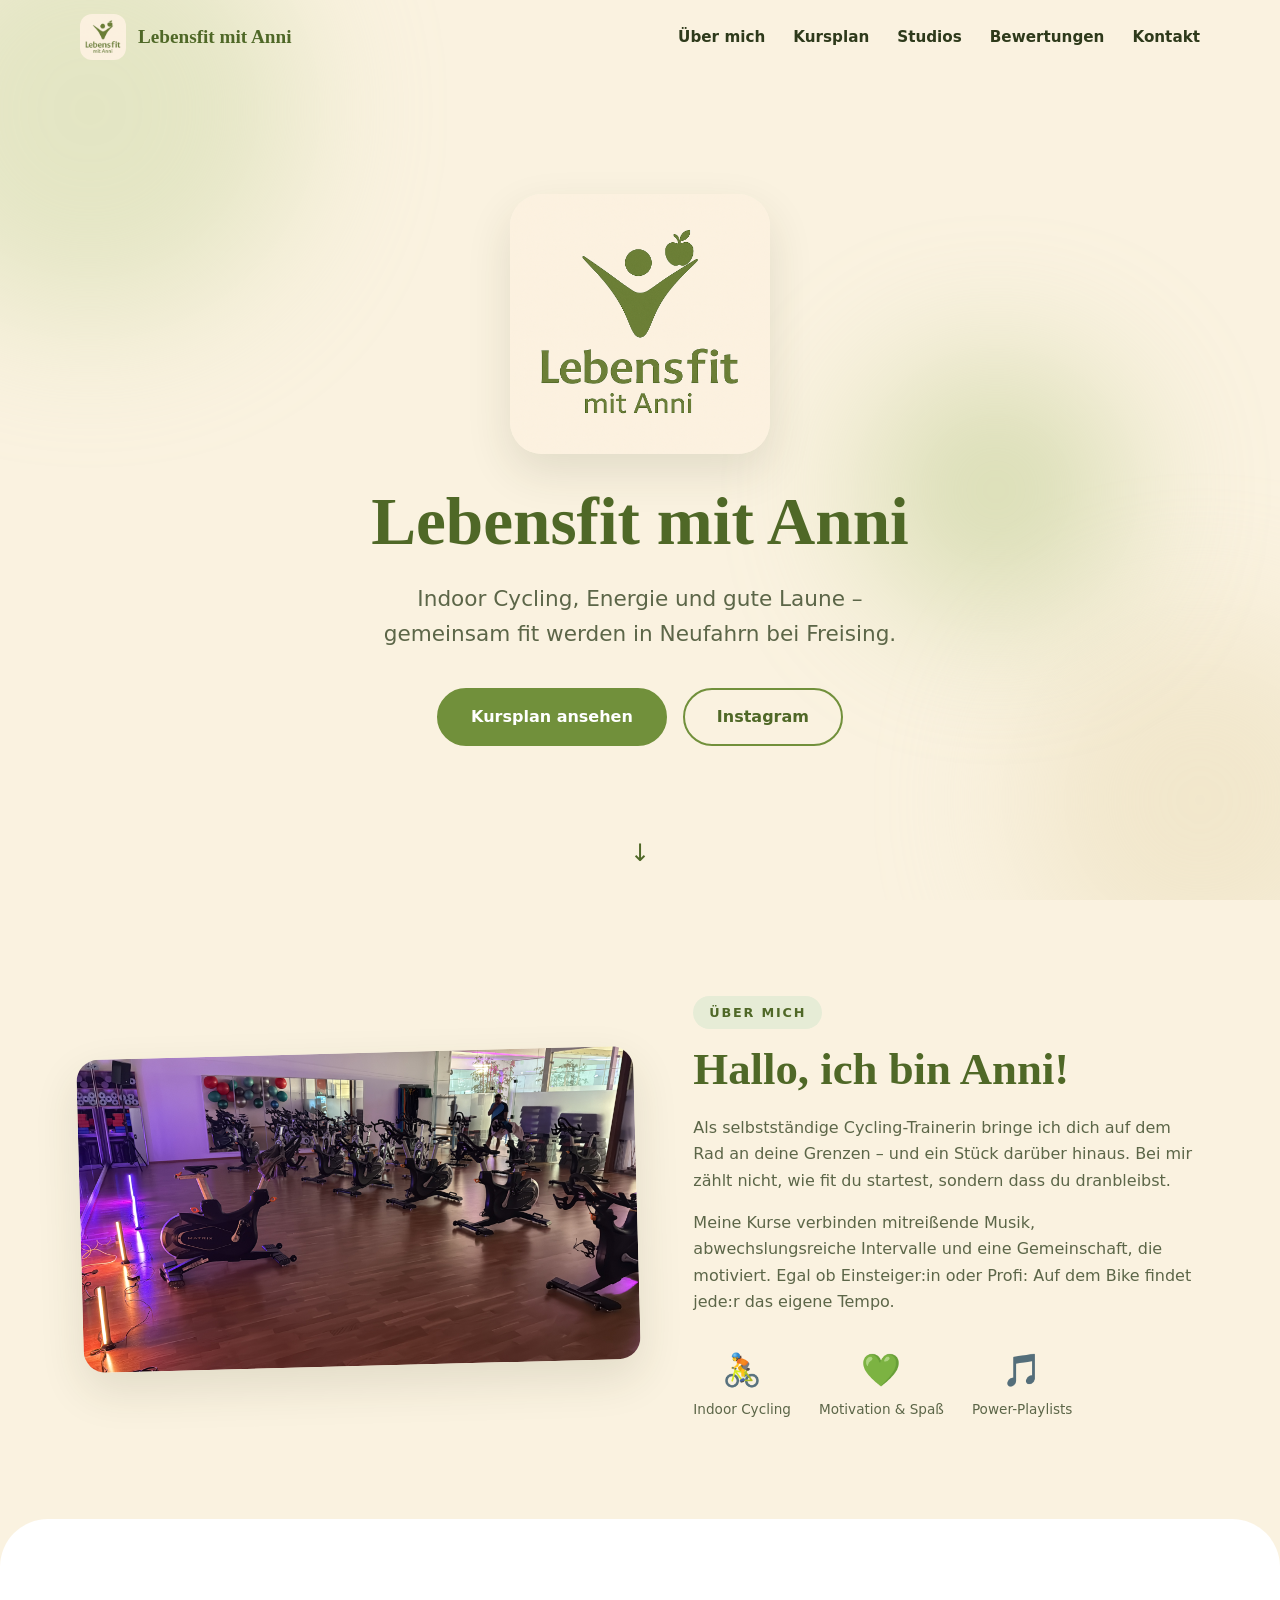
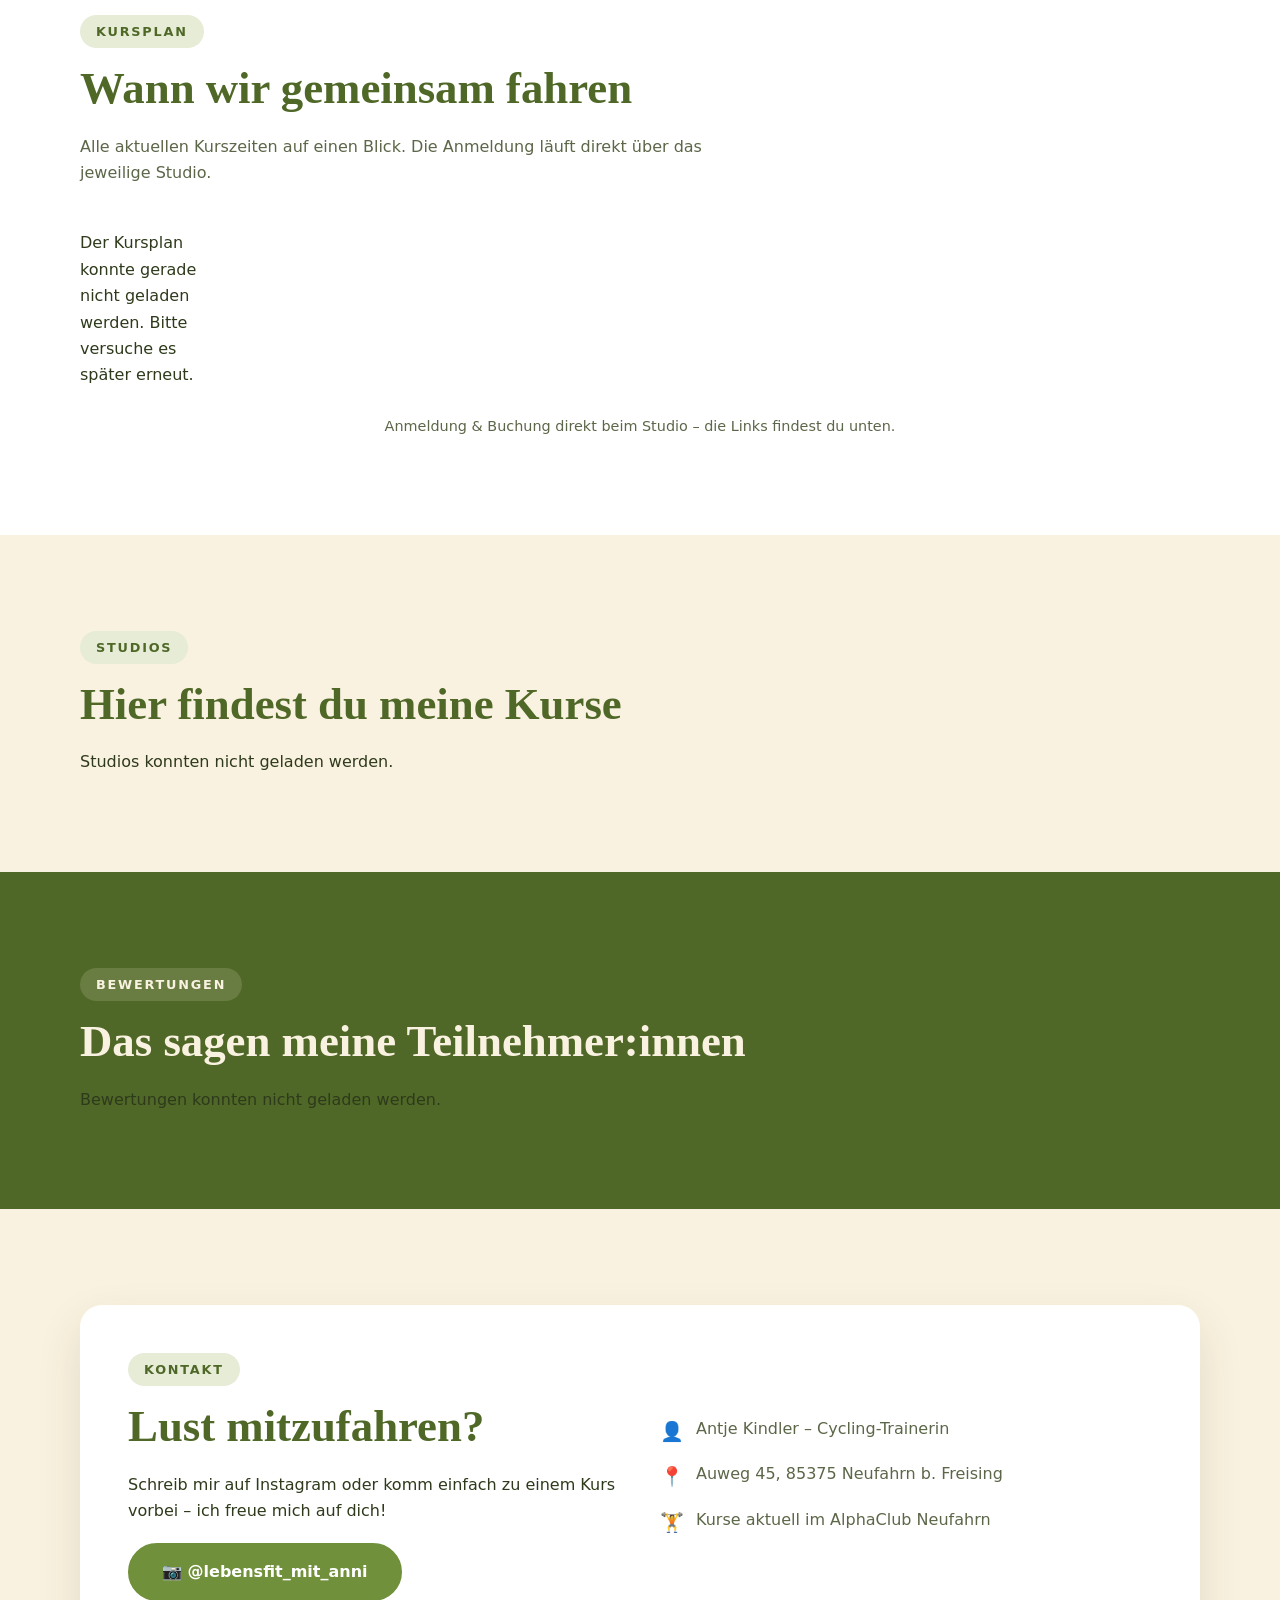
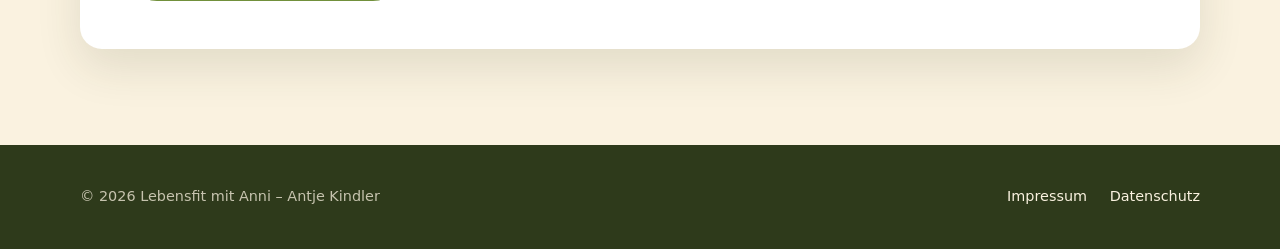
<file: index.html>
<!DOCTYPE html>
<html lang="de">
<head>
  <meta charset="UTF-8" />
  <meta name="viewport" content="width=device-width, initial-scale=1.0" />
  <title>Lebensfit mit Anni – Indoor Cycling in Neufahrn</title>
  <meta name="description" content="Indoor-Cycling-Kurse mit Antje Kindler in Neufahrn bei Freising. Aktuelle Kurszeiten, Studios und Bewertungen." />
  <link rel="icon" type="image/png" href="assets/img/logo.png" />
  <link rel="stylesheet" href="css/style.css" />
</head>
<body>

  <nav class="nav" id="nav">
    <div class="container nav-inner">
      <a class="nav-brand" href="#start">
        <img src="assets/img/logo.png" alt="Lebensfit mit Anni Logo" />
        <span>Lebensfit mit Anni</span>
      </a>
      <button class="nav-toggle" id="navToggle" aria-label="Menü öffnen">☰</button>
      <ul class="nav-links" id="navLinks">
        <li><a href="#ueber">Über mich</a></li>
        <li><a href="#kursplan">Kursplan</a></li>
        <li><a href="#studios">Studios</a></li>
        <li><a href="#bewertungen">Bewertungen</a></li>
        <li><a href="#kontakt">Kontakt</a></li>
      </ul>
    </div>
  </nav>

  <header class="hero" id="start">
    <div class="blob blob-1"></div>
    <div class="blob blob-2"></div>
    <div class="blob blob-3"></div>
    <div class="hero-content container">
      <img class="hero-logo" src="assets/img/logo.png" alt="Lebensfit mit Anni" />
      <h1>Lebensfit mit Anni</h1>
      <p class="hero-sub">Indoor Cycling, Energie und gute Laune – gemeinsam fit werden in Neufahrn bei Freising.</p>
      <div class="hero-actions">
        <a class="btn btn-primary" href="#kursplan">Kursplan ansehen</a>
        <a class="btn btn-ghost" href="https://www.instagram.com/lebensfit_mit_anni/" target="_blank" rel="noopener noreferrer">Instagram</a>
      </div>
    </div>
    <a class="scroll-hint" href="#ueber" aria-label="Nach unten scrollen">↓</a>
  </header>

  <main>
    <section id="ueber">
      <div class="container about-grid">
        <div class="reveal">
          <img class="about-img" src="assets/img/cycling-raum.jpg" alt="Cycling-Raum im AlphaClub Neufahrn" />
        </div>
        <div class="about-text reveal reveal-delay-1">
          <span class="section-tag">Über mich</span>
          <h2 class="section-title">Hallo, ich bin Anni!</h2>
          <p>Als selbstständige Cycling-Trainerin bringe ich dich auf dem Rad an deine Grenzen – und ein Stück darüber hinaus. Bei mir zählt nicht, wie fit du startest, sondern dass du dranbleibst.</p>
          <p>Meine Kurse verbinden mitreißende Musik, abwechslungsreiche Intervalle und eine Gemeinschaft, die motiviert. Egal ob Einsteiger:in oder Profi: Auf dem Bike findet jede:r das eigene Tempo.</p>
          <div class="about-facts">
            <div class="fact"><strong>🚴</strong><span>Indoor Cycling</span></div>
            <div class="fact"><strong>💚</strong><span>Motivation &amp; Spaß</span></div>
            <div class="fact"><strong>🎵</strong><span>Power-Playlists</span></div>
          </div>
        </div>
      </div>
    </section>

    <section class="schedule-section" id="kursplan">
      <div class="container">
        <div class="reveal">
          <span class="section-tag">Kursplan</span>
          <h2 class="section-title">Wann wir gemeinsam fahren</h2>
          <p class="section-intro">Alle aktuellen Kurszeiten auf einen Blick. Die Anmeldung läuft direkt über das jeweilige Studio.</p>
        </div>
        <div class="calendar reveal reveal-delay-1" id="calendar">
          <p>Kursplan wird geladen&nbsp;<span class="spin"></span></p>
        </div>
        <p class="schedule-hint reveal">Anmeldung &amp; Buchung direkt beim Studio – die Links findest du unten.</p>
      </div>
    </section>

    <section id="studios">
      <div class="container">
        <div class="reveal">
          <span class="section-tag">Studios</span>
          <h2 class="section-title">Hier findest du meine Kurse</h2>
        </div>
        <div class="studio-grid reveal reveal-delay-1" id="studioGrid"></div>
      </div>
    </section>

    <section class="reviews-section" id="bewertungen">
      <div class="container">
        <div class="reveal">
          <span class="section-tag">Bewertungen</span>
          <h2 class="section-title">Das sagen meine Teilnehmer:innen</h2>
        </div>
        <div class="review-grid reveal reveal-delay-1" id="reviewGrid"></div>
      </div>
    </section>

    <section id="kontakt">
      <div class="container">
        <div class="contact-card reveal">
          <div>
            <span class="section-tag">Kontakt</span>
            <h2 class="section-title">Lust mitzufahren?</h2>
            <p>Schreib mir auf Instagram oder komm einfach zu einem Kurs vorbei – ich freue mich auf dich!</p>
            <p style="margin-top:18px">
              <a class="btn btn-primary insta-btn" href="https://www.instagram.com/lebensfit_mit_anni/" target="_blank" rel="noopener noreferrer">📷 @lebensfit_mit_anni</a>
            </p>
          </div>
          <ul>
            <li><span class="ico">👤</span> Antje Kindler – Cycling-Trainerin</li>
            <li><span class="ico">📍</span> Auweg 45, 85375 Neufahrn b. Freising</li>
            <li><span class="ico">🏋️</span> Kurse aktuell im AlphaClub Neufahrn</li>
          </ul>
        </div>
      </div>
    </section>
  </main>

  <footer class="footer">
    <div class="container footer-inner">
      <span>© <span id="year"></span> Lebensfit mit Anni – Antje Kindler</span>
      <span>
        <a href="impressum.html">Impressum</a>
        <a href="datenschutz.html">Datenschutz</a>
      </span>
    </div>
  </footer>

  <script src="js/config.js"></script>
  <script src="js/api.js"></script>
  <script src="js/main.js"></script>
</body>
</html>
</file>
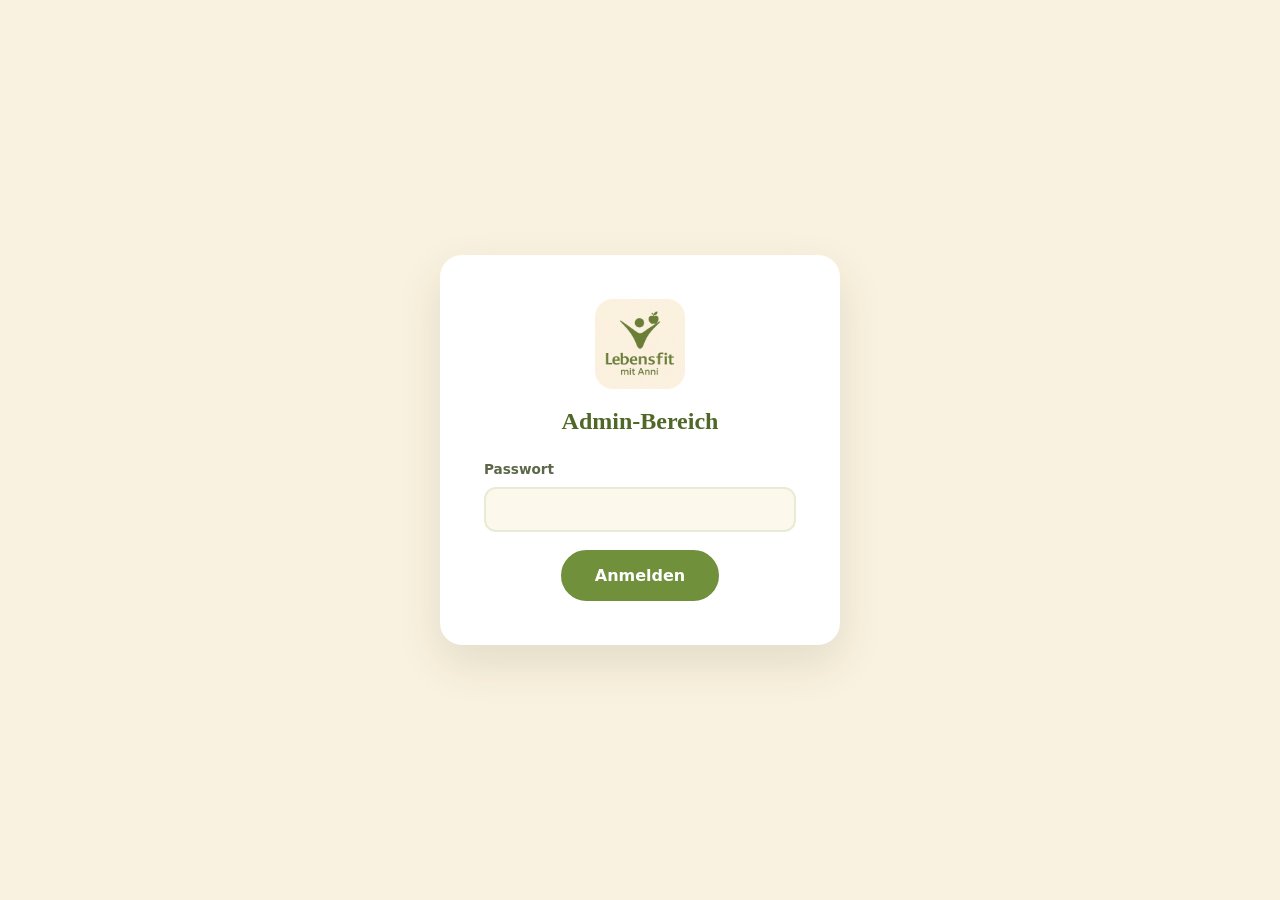
<file: admin/index.html>
<!DOCTYPE html>
<html lang="de">
<head>
  <meta charset="UTF-8" />
  <meta name="viewport" content="width=device-width, initial-scale=1.0" />
  <title>Admin – Lebensfit mit Anni</title>
  <meta name="robots" content="noindex, nofollow" />
  <link rel="icon" type="image/png" href="../assets/img/logo.png" />
  <link rel="stylesheet" href="../css/style.css" />
</head>
<body class="admin-body">

  <!-- Login -->
  <div class="admin-login" id="loginView">
    <form class="admin-login-card" id="loginForm">
      <img src="../assets/img/logo.png" alt="Logo" />
      <h1>Admin-Bereich</h1>
      <div class="admin-msg" id="loginMsg"></div>
      <label class="field" style="text-align:left">
        Passwort
        <input type="password" id="loginPassword" autocomplete="current-password" required />
      </label>
      <div class="admin-actions" style="justify-content:center">
        <button class="btn btn-primary" type="submit" id="loginBtn">Anmelden</button>
      </div>
    </form>
  </div>

  <!-- Dashboard -->
  <div id="dashView" hidden>
    <div class="admin-header">
      <div class="container">
        <strong>Lebensfit mit Anni · Admin</strong>
        <span>
          <a class="btn btn-ghost btn-small" href="../index.html" style="border-color:var(--cream);color:var(--cream)">Zur Website</a>
          <button class="btn btn-ghost btn-small" id="logoutBtn" style="border-color:var(--cream);color:var(--cream)">Abmelden</button>
        </span>
      </div>
    </div>

    <main class="admin-main container">
      <div class="admin-msg" id="dashMsg"></div>

      <div class="admin-tabs">
        <button class="admin-tab active" data-tab="courses">📅 Termine</button>
        <button class="admin-tab" data-tab="reviews">⭐ Bewertungen</button>
        <button class="admin-tab" data-tab="studios">🏋️ Studios</button>
        <button class="admin-tab" data-tab="password">🔑 Passwort</button>
      </div>

      <!-- Termine -->
      <section class="admin-panel active" id="panel-courses">
        <div class="admin-card">
          <h2 id="courseFormTitle">Neuer Termin</h2>
          <form id="courseForm">
            <input type="hidden" id="courseId" />
            <div class="form-grid">
              <label class="field">Kurs-Titel
                <input id="courseTitle" value="Indoor Cycling" required />
              </label>
              <label class="field">Wochentag
                <select id="courseWeekday" required></select>
              </label>
              <label class="field">Uhrzeit
                <input type="time" id="courseTime" required />
              </label>
              <label class="field">Dauer (Minuten)
                <input type="number" id="courseDuration" value="60" min="10" max="240" required />
              </label>
              <label class="field">Studio
                <select id="courseStudio"></select>
              </label>
              <label class="field">Notiz (optional)
                <input id="courseNote" placeholder="z. B. Anmeldung erforderlich" />
              </label>
              <label class="field">Status
                <select id="courseActive">
                  <option value="true">Aktiv (sichtbar)</option>
                  <option value="false">Pausiert (versteckt)</option>
                </select>
              </label>
            </div>
            <div class="admin-actions">
              <button class="btn btn-primary btn-small" type="submit">Speichern</button>
              <button class="btn btn-ghost btn-small" type="button" id="courseReset">Formular leeren</button>
            </div>
          </form>
        </div>
        <div class="admin-card">
          <h2>Bestehende Termine</h2>
          <div class="admin-list" id="courseList"></div>
        </div>
      </section>

      <!-- Bewertungen -->
      <section class="admin-panel" id="panel-reviews">
        <div class="admin-card">
          <h2 id="reviewFormTitle">Neue Bewertung</h2>
          <form id="reviewForm">
            <input type="hidden" id="reviewId" />
            <div class="form-grid">
              <label class="field">Name
                <input id="reviewAuthor" required />
              </label>
              <label class="field">Sterne (1–5)
                <select id="reviewRating">
                  <option value="5">★★★★★</option>
                  <option value="4">★★★★☆</option>
                  <option value="3">★★★☆☆</option>
                  <option value="2">★★☆☆☆</option>
                  <option value="1">★☆☆☆☆</option>
                </select>
              </label>
              <label class="field">Sichtbarkeit
                <select id="reviewPublished">
                  <option value="true">Veröffentlicht</option>
                  <option value="false">Versteckt</option>
                </select>
              </label>
              <label class="field full">Bewertungstext
                <textarea id="reviewText" required></textarea>
              </label>
            </div>
            <div class="admin-actions">
              <button class="btn btn-primary btn-small" type="submit">Speichern</button>
              <button class="btn btn-ghost btn-small" type="button" id="reviewReset">Formular leeren</button>
            </div>
          </form>
        </div>
        <div class="admin-card">
          <h2>Bestehende Bewertungen</h2>
          <div class="admin-list" id="reviewList"></div>
        </div>
      </section>

      <!-- Studios -->
      <section class="admin-panel" id="panel-studios">
        <div class="admin-card">
          <h2 id="studioFormTitle">Neues Studio</h2>
          <form id="studioForm">
            <input type="hidden" id="studioId" />
            <div class="form-grid">
              <label class="field">Name
                <input id="studioName" required />
              </label>
              <label class="field">Adresse
                <input id="studioAddress" />
              </label>
              <label class="field">Website (https://…)
                <input type="url" id="studioWebsite" placeholder="https://" />
              </label>
            </div>
            <div class="admin-actions">
              <button class="btn btn-primary btn-small" type="submit">Speichern</button>
              <button class="btn btn-ghost btn-small" type="button" id="studioReset">Formular leeren</button>
            </div>
          </form>
        </div>
        <div class="admin-card">
          <h2>Bestehende Studios</h2>
          <div class="admin-list" id="studioList"></div>
        </div>
      </section>

      <!-- Passwort -->
      <section class="admin-panel" id="panel-password">
        <div class="admin-card">
          <h2>Admin-Passwort ändern</h2>
          <form id="passwordForm">
            <div class="form-grid">
              <label class="field">Aktuelles Passwort
                <input type="password" id="pwOld" autocomplete="current-password" required />
              </label>
              <label class="field">Neues Passwort (min. 8 Zeichen)
                <input type="password" id="pwNew" minlength="8" autocomplete="new-password" required />
              </label>
              <label class="field">Neues Passwort wiederholen
                <input type="password" id="pwNew2" minlength="8" autocomplete="new-password" required />
              </label>
            </div>
            <div class="admin-actions">
              <button class="btn btn-primary btn-small" type="submit">Passwort ändern</button>
            </div>
          </form>
        </div>
      </section>
    </main>
  </div>

  <script src="../js/config.js"></script>
  <script src="../js/api.js"></script>
  <script src="../js/admin.js"></script>
</body>
</html>
</file>
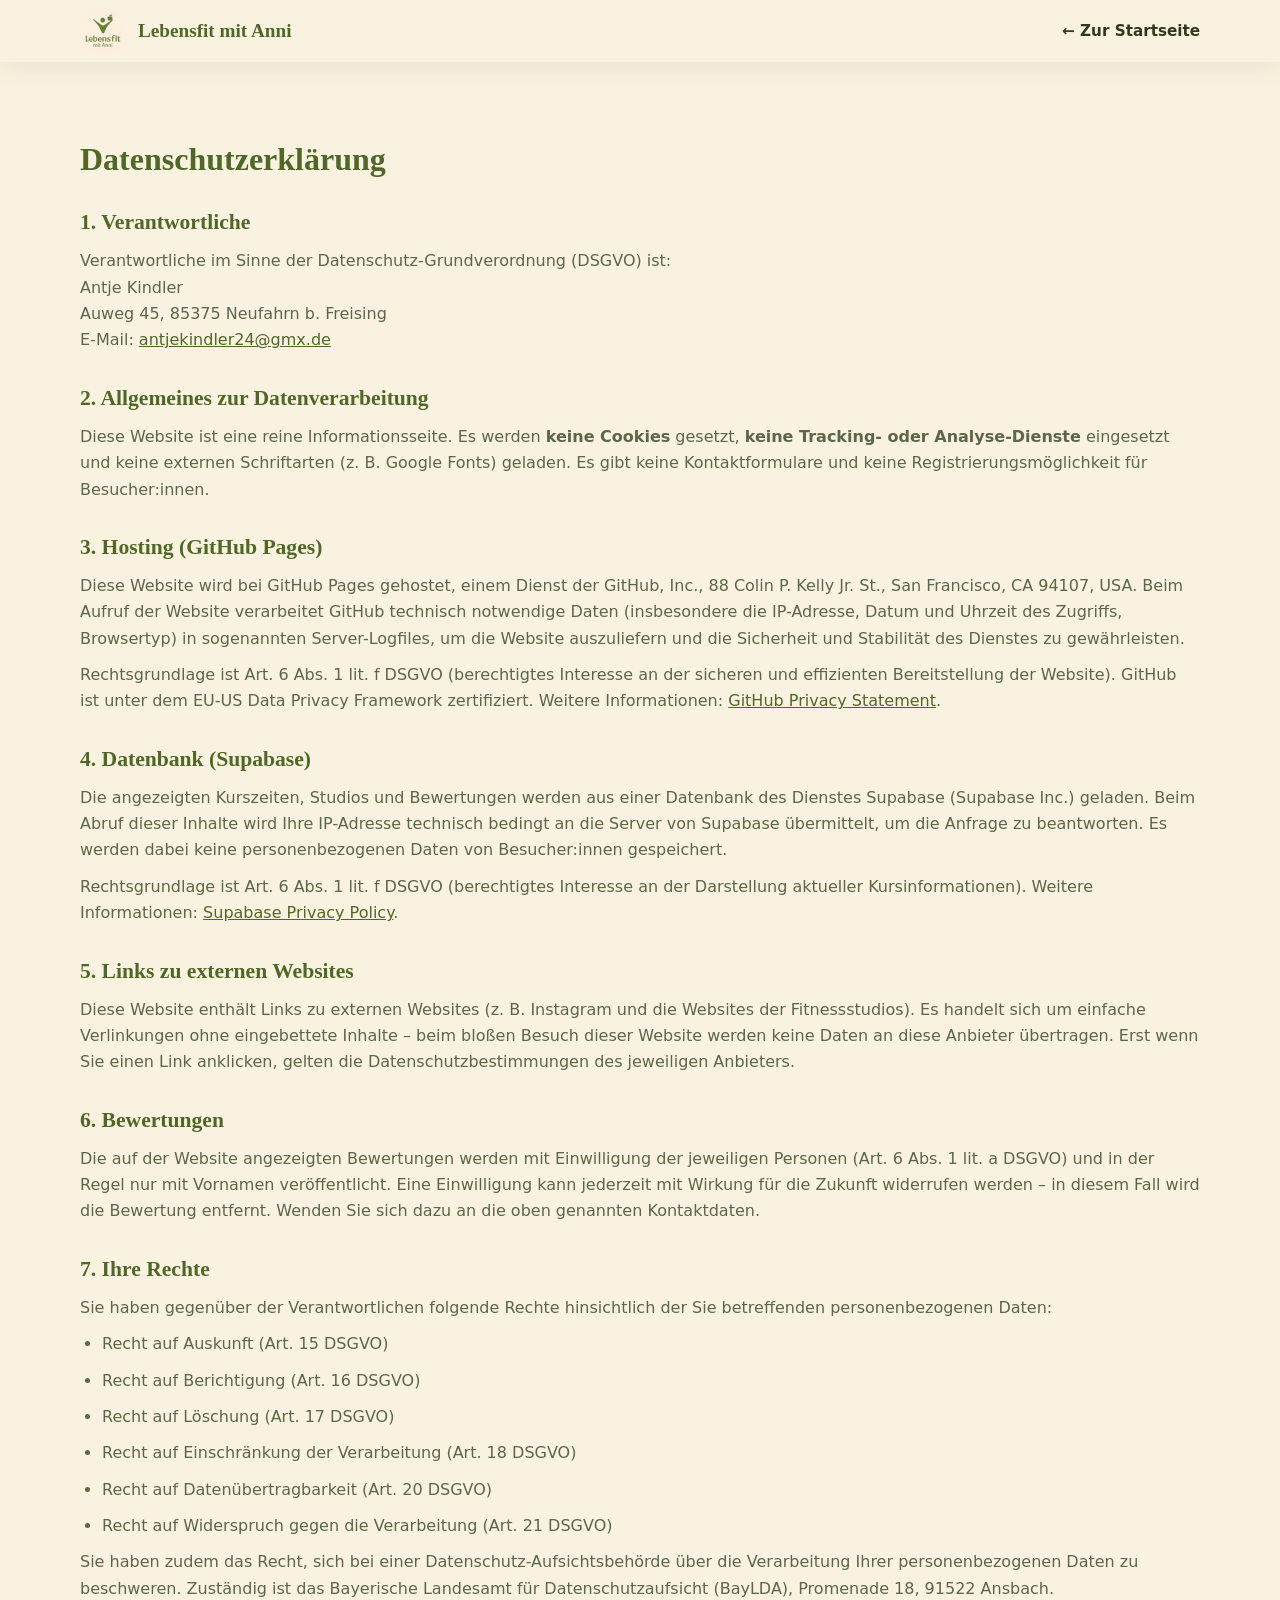
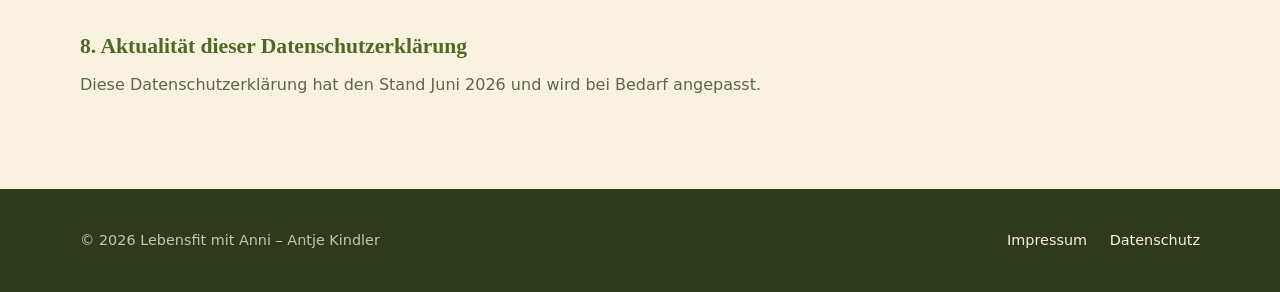
<file: datenschutz.html>
<!DOCTYPE html>
<html lang="de">
<head>
  <meta charset="UTF-8" />
  <meta name="viewport" content="width=device-width, initial-scale=1.0" />
  <title>Datenschutzerklärung – Lebensfit mit Anni</title>
  <meta name="robots" content="noindex" />
  <link rel="icon" type="image/png" href="assets/img/logo.png" />
  <link rel="stylesheet" href="css/style.css" />
</head>
<body>
  <nav class="nav scrolled">
    <div class="container nav-inner">
      <a class="nav-brand" href="index.html">
        <img src="assets/img/logo.png" alt="Lebensfit mit Anni Logo" />
        <span>Lebensfit mit Anni</span>
      </a>
      <ul class="nav-links"><li><a href="index.html">← Zur Startseite</a></li></ul>
    </div>
  </nav>

  <main class="legal-page container">
    <h1>Datenschutzerklärung</h1>

    <h2>1. Verantwortliche</h2>
    <p>
      Verantwortliche im Sinne der Datenschutz-Grundverordnung (DSGVO) ist:<br />
      Antje Kindler<br />
      Auweg 45, 85375 Neufahrn b. Freising<br />
      E-Mail: <a href="mailto:antjekindler24@gmx.de">antjekindler24@gmx.de</a>
    </p>

    <h2>2. Allgemeines zur Datenverarbeitung</h2>
    <p>
      Diese Website ist eine reine Informationsseite. Es werden <strong>keine Cookies</strong>
      gesetzt, <strong>keine Tracking- oder Analyse-Dienste</strong> eingesetzt und keine
      externen Schriftarten (z.&nbsp;B. Google Fonts) geladen. Es gibt keine Kontaktformulare
      und keine Registrierungsmöglichkeit für Besucher:innen.
    </p>

    <h2>3. Hosting (GitHub Pages)</h2>
    <p>
      Diese Website wird bei GitHub Pages gehostet, einem Dienst der GitHub, Inc.,
      88 Colin P. Kelly Jr. St., San Francisco, CA 94107, USA. Beim Aufruf der Website
      verarbeitet GitHub technisch notwendige Daten (insbesondere die IP-Adresse, Datum und
      Uhrzeit des Zugriffs, Browsertyp) in sogenannten Server-Logfiles, um die Website
      auszuliefern und die Sicherheit und Stabilität des Dienstes zu gewährleisten.
    </p>
    <p>
      Rechtsgrundlage ist Art. 6 Abs. 1 lit. f DSGVO (berechtigtes Interesse an der sicheren
      und effizienten Bereitstellung der Website). GitHub ist unter dem EU-US Data Privacy
      Framework zertifiziert. Weitere Informationen:
      <a href="https://docs.github.com/de/site-policy/privacy-policies/github-general-privacy-statement" target="_blank" rel="noopener noreferrer">GitHub Privacy Statement</a>.
    </p>

    <h2>4. Datenbank (Supabase)</h2>
    <p>
      Die angezeigten Kurszeiten, Studios und Bewertungen werden aus einer Datenbank des
      Dienstes Supabase (Supabase Inc.) geladen. Beim Abruf dieser Inhalte wird Ihre IP-Adresse
      technisch bedingt an die Server von Supabase übermittelt, um die Anfrage zu beantworten.
      Es werden dabei keine personenbezogenen Daten von Besucher:innen gespeichert.
    </p>
    <p>
      Rechtsgrundlage ist Art. 6 Abs. 1 lit. f DSGVO (berechtigtes Interesse an der Darstellung
      aktueller Kursinformationen). Weitere Informationen:
      <a href="https://supabase.com/privacy" target="_blank" rel="noopener noreferrer">Supabase Privacy Policy</a>.
    </p>

    <h2>5. Links zu externen Websites</h2>
    <p>
      Diese Website enthält Links zu externen Websites (z.&nbsp;B. Instagram und die Websites
      der Fitnessstudios). Es handelt sich um einfache Verlinkungen ohne eingebettete Inhalte –
      beim bloßen Besuch dieser Website werden keine Daten an diese Anbieter übertragen. Erst
      wenn Sie einen Link anklicken, gelten die Datenschutzbestimmungen des jeweiligen Anbieters.
    </p>

    <h2>6. Bewertungen</h2>
    <p>
      Die auf der Website angezeigten Bewertungen werden mit Einwilligung der jeweiligen
      Personen (Art. 6 Abs. 1 lit. a DSGVO) und in der Regel nur mit Vornamen veröffentlicht.
      Eine Einwilligung kann jederzeit mit Wirkung für die Zukunft widerrufen werden – in diesem
      Fall wird die Bewertung entfernt. Wenden Sie sich dazu an die oben genannten Kontaktdaten.
    </p>

    <h2>7. Ihre Rechte</h2>
    <p>Sie haben gegenüber der Verantwortlichen folgende Rechte hinsichtlich der Sie betreffenden personenbezogenen Daten:</p>
    <ul>
      <li>Recht auf Auskunft (Art. 15 DSGVO)</li>
      <li>Recht auf Berichtigung (Art. 16 DSGVO)</li>
      <li>Recht auf Löschung (Art. 17 DSGVO)</li>
      <li>Recht auf Einschränkung der Verarbeitung (Art. 18 DSGVO)</li>
      <li>Recht auf Datenübertragbarkeit (Art. 20 DSGVO)</li>
      <li>Recht auf Widerspruch gegen die Verarbeitung (Art. 21 DSGVO)</li>
    </ul>
    <p>
      Sie haben zudem das Recht, sich bei einer Datenschutz-Aufsichtsbehörde über die
      Verarbeitung Ihrer personenbezogenen Daten zu beschweren. Zuständig ist das
      Bayerische Landesamt für Datenschutzaufsicht (BayLDA), Promenade 18, 91522 Ansbach.
    </p>

    <h2>8. Aktualität dieser Datenschutzerklärung</h2>
    <p>Diese Datenschutzerklärung hat den Stand Juni 2026 und wird bei Bedarf angepasst.</p>
  </main>

  <footer class="footer">
    <div class="container footer-inner">
      <span>© <span id="year"></span> Lebensfit mit Anni – Antje Kindler</span>
      <span>
        <a href="impressum.html">Impressum</a>
        <a href="datenschutz.html">Datenschutz</a>
      </span>
    </div>
  </footer>
  <script>document.getElementById("year").textContent = new Date().getFullYear();</script>
</body>
</html>
</file>
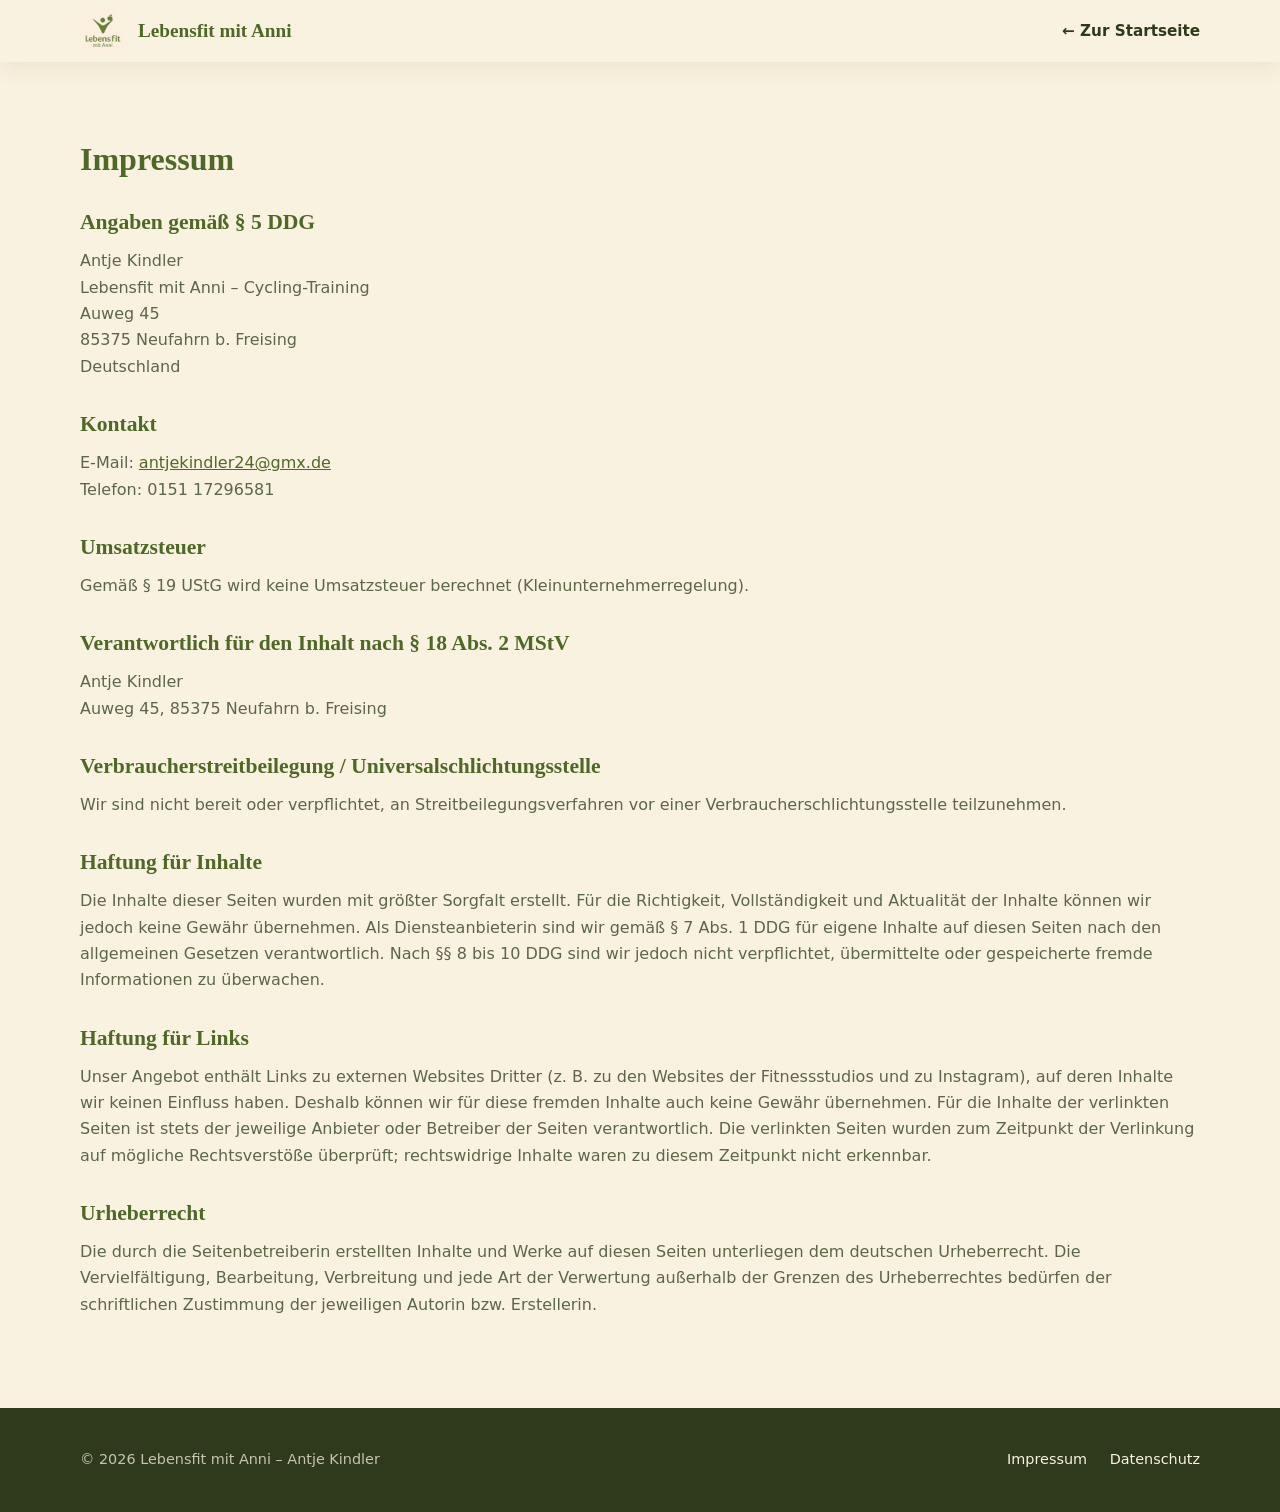
<file: impressum.html>
<!DOCTYPE html>
<html lang="de">
<head>
  <meta charset="UTF-8" />
  <meta name="viewport" content="width=device-width, initial-scale=1.0" />
  <title>Impressum – Lebensfit mit Anni</title>
  <meta name="robots" content="noindex" />
  <link rel="icon" type="image/png" href="assets/img/logo.png" />
  <link rel="stylesheet" href="css/style.css" />
</head>
<body>
  <nav class="nav scrolled">
    <div class="container nav-inner">
      <a class="nav-brand" href="index.html">
        <img src="assets/img/logo.png" alt="Lebensfit mit Anni Logo" />
        <span>Lebensfit mit Anni</span>
      </a>
      <ul class="nav-links"><li><a href="index.html">← Zur Startseite</a></li></ul>
    </div>
  </nav>

  <main class="legal-page container">
    <h1>Impressum</h1>

    <h2>Angaben gemäß § 5 DDG</h2>
    <p>
      Antje Kindler<br />
      Lebensfit mit Anni – Cycling-Training<br />
      Auweg 45<br />
      85375 Neufahrn b. Freising<br />
      Deutschland
    </p>

    <h2>Kontakt</h2>
    <p>
      E-Mail: <a href="mailto:antjekindler24@gmx.de">antjekindler24@gmx.de</a><br />
      Telefon: 0151&nbsp;17296581
    </p>

    <h2>Umsatzsteuer</h2>
    <p>
      <!-- TODO: Falls vorhanden, USt-IdNr. eintragen, sonst diesen Hinweis stehen lassen -->
      Gemäß § 19 UStG wird keine Umsatzsteuer berechnet (Kleinunternehmerregelung).
    </p>

    <h2>Verantwortlich für den Inhalt nach § 18 Abs. 2 MStV</h2>
    <p>
      Antje Kindler<br />
      Auweg 45, 85375 Neufahrn b. Freising
    </p>

    <h2>Verbraucherstreitbeilegung / Universalschlichtungsstelle</h2>
    <p>
      Wir sind nicht bereit oder verpflichtet, an Streitbeilegungsverfahren vor einer
      Verbraucherschlichtungsstelle teilzunehmen.
    </p>

    <h2>Haftung für Inhalte</h2>
    <p>
      Die Inhalte dieser Seiten wurden mit größter Sorgfalt erstellt. Für die Richtigkeit,
      Vollständigkeit und Aktualität der Inhalte können wir jedoch keine Gewähr übernehmen.
      Als Diensteanbieterin sind wir gemäß § 7 Abs. 1 DDG für eigene Inhalte auf diesen Seiten
      nach den allgemeinen Gesetzen verantwortlich. Nach §§ 8 bis 10 DDG sind wir jedoch nicht
      verpflichtet, übermittelte oder gespeicherte fremde Informationen zu überwachen.
    </p>

    <h2>Haftung für Links</h2>
    <p>
      Unser Angebot enthält Links zu externen Websites Dritter (z.&nbsp;B. zu den Websites der
      Fitnessstudios und zu Instagram), auf deren Inhalte wir keinen Einfluss haben. Deshalb
      können wir für diese fremden Inhalte auch keine Gewähr übernehmen. Für die Inhalte der
      verlinkten Seiten ist stets der jeweilige Anbieter oder Betreiber der Seiten verantwortlich.
      Die verlinkten Seiten wurden zum Zeitpunkt der Verlinkung auf mögliche Rechtsverstöße
      überprüft; rechtswidrige Inhalte waren zu diesem Zeitpunkt nicht erkennbar.
    </p>

    <h2>Urheberrecht</h2>
    <p>
      Die durch die Seitenbetreiberin erstellten Inhalte und Werke auf diesen Seiten unterliegen
      dem deutschen Urheberrecht. Die Vervielfältigung, Bearbeitung, Verbreitung und jede Art der
      Verwertung außerhalb der Grenzen des Urheberrechtes bedürfen der schriftlichen Zustimmung
      der jeweiligen Autorin bzw. Erstellerin.
    </p>
  </main>

  <footer class="footer">
    <div class="container footer-inner">
      <span>© <span id="year"></span> Lebensfit mit Anni – Antje Kindler</span>
      <span>
        <a href="impressum.html">Impressum</a>
        <a href="datenschutz.html">Datenschutz</a>
      </span>
    </div>
  </footer>
  <script>document.getElementById("year").textContent = new Date().getFullYear();</script>
</body>
</html>
</file>
<file: css/style.css>
/* ============================================================
   Lebensfit mit Anni – Stylesheet
   Farben aus dem Logo: Olivgrün auf Creme
   Keine externen Fonts (DSGVO) – hochwertiger System-Stack
   ============================================================ */

:root {
  --cream: #faf2e0;
  --cream-soft: #fdf8ec;
  --green: #71903b;
  --green-deep: #4f6827;
  --green-soft: #e6ecd6;
  --ink: #2e3a1b;
  --ink-soft: #5c6648;
  --white: #ffffff;
  --shadow: 0 18px 45px rgba(46, 58, 27, 0.12);
  --radius: 22px;
  --font-head: "Palatino Linotype", Palatino, Georgia, "Times New Roman", serif;
  --font-body: "Segoe UI", system-ui, -apple-system, Roboto, Arial, sans-serif;
}

* { margin: 0; padding: 0; box-sizing: border-box; }

/* hidden-Attribut muss auch Elemente mit eigenem display-Wert ausblenden */
[hidden] { display: none !important; }

html { scroll-behavior: smooth; }

body {
  font-family: var(--font-body);
  background: var(--cream);
  color: var(--ink);
  line-height: 1.65;
  overflow-x: hidden;
}

h1, h2, h3 { font-family: var(--font-head); color: var(--green-deep); line-height: 1.2; }

img { max-width: 100%; display: block; }

a { color: var(--green-deep); }

.container { width: min(1120px, 92vw); margin: 0 auto; }

section { padding: 96px 0; position: relative; }

.section-tag {
  display: inline-block;
  background: var(--green-soft);
  color: var(--green-deep);
  font-size: 0.8rem;
  font-weight: 700;
  letter-spacing: 0.14em;
  text-transform: uppercase;
  padding: 6px 16px;
  border-radius: 999px;
  margin-bottom: 14px;
}

.section-title { font-size: clamp(1.9rem, 4vw, 2.8rem); margin-bottom: 18px; }

.section-intro { max-width: 640px; color: var(--ink-soft); margin-bottom: 44px; }

/* ---------- Scroll-Reveal ---------- */

.reveal {
  opacity: 0;
  transform: translateY(36px);
  transition: opacity 0.8s ease, transform 0.8s cubic-bezier(0.22, 1, 0.36, 1);
}
.reveal.visible { opacity: 1; transform: none; }
.reveal-delay-1 { transition-delay: 0.12s; }
.reveal-delay-2 { transition-delay: 0.24s; }
.reveal-delay-3 { transition-delay: 0.36s; }

@media (prefers-reduced-motion: reduce) {
  *, *::before, *::after { animation: none !important; transition: none !important; }
  .reveal { opacity: 1; transform: none; }
}

/* ---------- Navigation ---------- */

.nav {
  position: fixed;
  top: 0; left: 0; right: 0;
  z-index: 50;
  padding: 14px 0;
  transition: background 0.35s ease, box-shadow 0.35s ease, padding 0.35s ease;
}
.nav.scrolled {
  background: rgba(250, 242, 224, 0.9);
  backdrop-filter: blur(12px);
  -webkit-backdrop-filter: blur(12px);
  box-shadow: 0 6px 24px rgba(46, 58, 27, 0.08);
  padding: 8px 0;
}
.nav-inner { display: flex; align-items: center; justify-content: space-between; }
.nav-brand { display: flex; align-items: center; gap: 12px; text-decoration: none; }
.nav-brand img { width: 46px; height: 46px; border-radius: 12px; }
.nav-brand span { font-family: var(--font-head); font-size: 1.2rem; font-weight: 700; color: var(--green-deep); }
.nav-links { display: flex; gap: 28px; list-style: none; }
.nav-links a {
  text-decoration: none;
  color: var(--ink);
  font-weight: 600;
  font-size: 0.95rem;
  position: relative;
}
.nav-links a::after {
  content: "";
  position: absolute;
  left: 0; bottom: -5px;
  width: 0; height: 2px;
  background: var(--green);
  transition: width 0.3s ease;
}
.nav-links a:hover::after { width: 100%; }

.nav-toggle { display: none; background: none; border: none; font-size: 1.6rem; color: var(--green-deep); cursor: pointer; }

@media (max-width: 760px) {
  .nav-toggle { display: block; }
  .nav-links {
    position: absolute;
    top: 100%; left: 0; right: 0;
    flex-direction: column;
    gap: 0;
    background: var(--cream-soft);
    box-shadow: var(--shadow);
    max-height: 0;
    overflow: hidden;
    transition: max-height 0.4s ease;
  }
  .nav-links.open { max-height: 320px; }
  .nav-links li { padding: 14px 6vw; border-bottom: 1px solid var(--green-soft); }
}

/* ---------- Hero ---------- */

.hero {
  min-height: 100svh;
  display: flex;
  align-items: center;
  justify-content: center;
  text-align: center;
  padding: 120px 0 80px;
  position: relative;
  overflow: hidden;
}

.blob {
  position: absolute;
  border-radius: 50%;
  filter: blur(70px);
  opacity: 0.5;
  animation: float 14s ease-in-out infinite;
}
.blob-1 { width: 420px; height: 420px; background: #cdd9a8; top: -100px; left: -120px; }
.blob-2 { width: 360px; height: 360px; background: #e9dcb8; bottom: -80px; right: -100px; animation-delay: -5s; }
.blob-3 { width: 260px; height: 260px; background: #b8c98a; top: 40%; right: 12%; animation-delay: -9s; }

@keyframes float {
  0%, 100% { transform: translate(0, 0) scale(1); }
  33% { transform: translate(40px, -30px) scale(1.08); }
  66% { transform: translate(-30px, 25px) scale(0.95); }
}

.hero-content { position: relative; z-index: 1; }

.hero-logo {
  width: clamp(170px, 30vw, 260px);
  margin: 0 auto 28px;
  border-radius: 32px;
  box-shadow: var(--shadow);
  animation: heroPop 1s cubic-bezier(0.22, 1, 0.36, 1) both;
}

.hero h1 {
  font-size: clamp(2.4rem, 6vw, 4.2rem);
  animation: heroRise 0.9s 0.25s cubic-bezier(0.22, 1, 0.36, 1) both;
}

.hero-sub {
  font-size: clamp(1.05rem, 2.4vw, 1.35rem);
  color: var(--ink-soft);
  max-width: 560px;
  margin: 18px auto 36px;
  animation: heroRise 0.9s 0.45s cubic-bezier(0.22, 1, 0.36, 1) both;
}

.hero-actions { display: flex; gap: 16px; justify-content: center; flex-wrap: wrap; animation: heroRise 0.9s 0.6s cubic-bezier(0.22, 1, 0.36, 1) both; }

@keyframes heroPop {
  from { opacity: 0; transform: scale(0.7) rotate(-6deg); }
  to { opacity: 1; transform: scale(1) rotate(0); }
}
@keyframes heroRise {
  from { opacity: 0; transform: translateY(30px); }
  to { opacity: 1; transform: none; }
}

.scroll-hint {
  position: absolute;
  bottom: 26px; left: 50%;
  transform: translateX(-50%);
  color: var(--green-deep);
  font-size: 1.5rem;
  animation: bounce 2s infinite;
  text-decoration: none;
}
@keyframes bounce {
  0%, 100% { transform: translate(-50%, 0); }
  50% { transform: translate(-50%, 10px); }
}

/* ---------- Buttons ---------- */

.btn {
  display: inline-block;
  padding: 14px 32px;
  border-radius: 999px;
  font-weight: 700;
  font-size: 1rem;
  text-decoration: none;
  border: 2px solid var(--green);
  cursor: pointer;
  transition: transform 0.25s ease, box-shadow 0.25s ease, background 0.25s ease, color 0.25s ease;
  font-family: var(--font-body);
}
.btn-primary { background: var(--green); color: var(--white); }
.btn-primary:hover { background: var(--green-deep); border-color: var(--green-deep); transform: translateY(-3px); box-shadow: 0 14px 30px rgba(79, 104, 39, 0.3); }
.btn-ghost { background: transparent; color: var(--green-deep); }
.btn-ghost:hover { background: var(--green-soft); transform: translateY(-3px); }

/* ---------- Über mich ---------- */

.about-grid {
  display: grid;
  grid-template-columns: 1.1fr 1fr;
  gap: 56px;
  align-items: center;
}
.about-img {
  border-radius: var(--radius);
  box-shadow: var(--shadow);
  transform: rotate(-1.5deg);
  transition: transform 0.4s ease;
}
.about-img:hover { transform: rotate(0) scale(1.02); }
.about-text p { margin-bottom: 16px; color: var(--ink-soft); }
.about-facts { display: flex; gap: 28px; margin-top: 28px; flex-wrap: wrap; }
.fact { text-align: center; }
.fact strong { display: block; font-family: var(--font-head); font-size: 2rem; color: var(--green); }
.fact span { font-size: 0.85rem; color: var(--ink-soft); }

@media (max-width: 860px) {
  .about-grid { grid-template-columns: 1fr; }
}

/* ---------- Kursplan / Kalender ---------- */

.schedule-section { background: var(--white); border-radius: 48px 48px 0 0; }

.calendar {
  display: grid;
  grid-template-columns: repeat(7, 1fr);
  gap: 12px;
}
.calendar-day {
  background: var(--cream-soft);
  border: 1px solid var(--green-soft);
  border-radius: 16px;
  padding: 14px 10px;
  min-height: 150px;
  transition: transform 0.3s ease, box-shadow 0.3s ease;
}
.calendar-day:hover { transform: translateY(-4px); box-shadow: var(--shadow); }
.calendar-day.today { border: 2px solid var(--green); background: var(--green-soft); }
.calendar-day h3 { font-size: 0.95rem; text-align: center; margin-bottom: 10px; font-family: var(--font-body); color: var(--ink-soft); text-transform: uppercase; letter-spacing: 0.08em; }
.calendar-day.today h3 { color: var(--green-deep); }

.course-card {
  background: var(--green);
  color: var(--white);
  border-radius: 12px;
  padding: 10px 12px;
  margin-bottom: 8px;
  font-size: 0.85rem;
  box-shadow: 0 6px 14px rgba(79, 104, 39, 0.25);
  transition: transform 0.25s ease;
  cursor: default;
}
.course-card:hover { transform: scale(1.05); }
.course-card .time { font-weight: 800; font-size: 0.95rem; display: block; }
.course-card .studio { opacity: 0.85; font-size: 0.75rem; display: block; margin-top: 3px; }
.course-card .note { opacity: 0.9; font-size: 0.75rem; font-style: italic; display: block; margin-top: 3px; }

.calendar-empty { font-size: 0.8rem; color: var(--ink-soft); text-align: center; padding-top: 26px; opacity: 0.55; }

@media (max-width: 980px) {
  .calendar { grid-template-columns: 1fr; gap: 10px; }
  .calendar-day { min-height: auto; display: flex; align-items: center; gap: 14px; padding: 12px 16px; }
  .calendar-day h3 { margin: 0; min-width: 92px; text-align: left; }
  .calendar-day .day-courses { display: flex; flex-wrap: wrap; gap: 8px; flex: 1; }
  .course-card { margin: 0; }
  .calendar-empty { padding: 0; }
}

.schedule-hint { margin-top: 26px; font-size: 0.9rem; color: var(--ink-soft); text-align: center; }

/* ---------- Studios ---------- */

.studio-grid { display: grid; grid-template-columns: repeat(auto-fit, minmax(290px, 1fr)); gap: 26px; }
.studio-card {
  background: var(--cream-soft);
  border: 1px solid var(--green-soft);
  border-radius: var(--radius);
  padding: 32px;
  transition: transform 0.3s ease, box-shadow 0.3s ease;
}
.studio-card:hover { transform: translateY(-6px); box-shadow: var(--shadow); }
.studio-card h3 { font-size: 1.4rem; margin-bottom: 8px; }
.studio-card p { color: var(--ink-soft); margin-bottom: 18px; }
.studio-card .icon { font-size: 1.8rem; margin-bottom: 12px; display: block; }

/* ---------- Bewertungen ---------- */

.reviews-section { background: var(--green-deep); border-radius: 0; }
.reviews-section .section-title, .reviews-section .section-tag { color: var(--cream); }
.reviews-section .section-tag { background: rgba(250, 242, 224, 0.15); }
.reviews-section .section-intro { color: rgba(250, 242, 224, 0.8); }

.review-grid { display: grid; grid-template-columns: repeat(auto-fit, minmax(290px, 1fr)); gap: 26px; }
.review-card {
  background: var(--cream);
  border-radius: var(--radius);
  padding: 30px;
  display: flex;
  flex-direction: column;
  gap: 12px;
  transition: transform 0.3s ease;
}
.review-card:hover { transform: translateY(-6px) rotate(0.5deg); }
.review-stars { color: #d9a514; font-size: 1.1rem; letter-spacing: 2px; }
.review-text { color: var(--ink-soft); font-style: italic; flex: 1; }
.review-author { font-weight: 700; color: var(--green-deep); }

/* ---------- Kontakt ---------- */

.contact-card {
  background: var(--white);
  border-radius: var(--radius);
  box-shadow: var(--shadow);
  padding: 48px;
  display: grid;
  grid-template-columns: 1fr 1fr;
  gap: 40px;
  align-items: center;
}
.contact-card ul { list-style: none; display: grid; gap: 14px; }
.contact-card li { display: flex; gap: 12px; align-items: flex-start; color: var(--ink-soft); }
.contact-card li .ico { font-size: 1.2rem; }
.insta-btn {
  display: inline-flex;
  align-items: center;
  gap: 10px;
}
@media (max-width: 760px) { .contact-card { grid-template-columns: 1fr; padding: 32px; } }

/* ---------- Footer ---------- */

.footer { background: var(--ink); color: rgba(250, 242, 224, 0.75); padding: 40px 0; font-size: 0.9rem; }
.footer-inner { display: flex; justify-content: space-between; align-items: center; gap: 16px; flex-wrap: wrap; }
.footer a { color: var(--cream); text-decoration: none; margin-left: 18px; }
.footer a:hover { text-decoration: underline; }

/* ---------- Rechtsseiten ---------- */

.legal-page { padding: 140px 0 80px; }
.legal-page h1 { margin-bottom: 28px; }
.legal-page h2 { margin: 32px 0 12px; font-size: 1.35rem; }
.legal-page p, .legal-page li { color: var(--ink-soft); margin-bottom: 10px; }
.legal-page ul { padding-left: 22px; }

/* ============================================================
   Admin
   ============================================================ */

.admin-body { background: var(--cream); min-height: 100vh; }

.admin-login {
  min-height: 100vh;
  display: flex;
  align-items: center;
  justify-content: center;
  padding: 20px;
}
.admin-login-card {
  background: var(--white);
  border-radius: var(--radius);
  box-shadow: var(--shadow);
  padding: 44px;
  width: min(400px, 100%);
  text-align: center;
  animation: heroRise 0.7s cubic-bezier(0.22, 1, 0.36, 1) both;
}
.admin-login-card img { width: 90px; margin: 0 auto 18px; border-radius: 18px; }
.admin-login-card h1 { font-size: 1.5rem; margin-bottom: 22px; }

.admin-main { padding: 90px 0 60px; }
.admin-header {
  position: fixed; top: 0; left: 0; right: 0; z-index: 40;
  background: var(--green-deep); color: var(--cream);
  padding: 12px 0;
}
.admin-header .container { display: flex; justify-content: space-between; align-items: center; }
.admin-header strong { font-family: var(--font-head); }

.admin-tabs { display: flex; gap: 10px; margin-bottom: 28px; flex-wrap: wrap; }
.admin-tab {
  background: var(--white);
  border: 2px solid var(--green-soft);
  border-radius: 999px;
  padding: 10px 22px;
  font-weight: 700;
  cursor: pointer;
  font-family: var(--font-body);
  color: var(--ink-soft);
  transition: all 0.25s ease;
}
.admin-tab.active { background: var(--green); border-color: var(--green); color: var(--white); }

.admin-panel { display: none; animation: heroRise 0.5s ease both; }
.admin-panel.active { display: block; }

.admin-card {
  background: var(--white);
  border-radius: var(--radius);
  box-shadow: var(--shadow);
  padding: 30px;
  margin-bottom: 24px;
}
.admin-card h2 { font-size: 1.25rem; margin-bottom: 18px; }

.form-grid { display: grid; grid-template-columns: repeat(auto-fit, minmax(180px, 1fr)); gap: 14px; }
.form-grid .full { grid-column: 1 / -1; }

label.field { display: grid; gap: 6px; font-size: 0.85rem; font-weight: 600; color: var(--ink-soft); }
input, select, textarea {
  font-family: var(--font-body);
  font-size: 1rem;
  padding: 11px 14px;
  border: 2px solid var(--green-soft);
  border-radius: 12px;
  background: var(--cream-soft);
  color: var(--ink);
  width: 100%;
  transition: border-color 0.25s ease;
}
input:focus, select:focus, textarea:focus { outline: none; border-color: var(--green); }
textarea { resize: vertical; min-height: 90px; }

.admin-actions { display: flex; gap: 12px; margin-top: 18px; flex-wrap: wrap; }

.admin-list { display: grid; gap: 12px; }
.admin-item {
  display: flex;
  justify-content: space-between;
  align-items: center;
  gap: 14px;
  background: var(--cream-soft);
  border: 1px solid var(--green-soft);
  border-radius: 14px;
  padding: 14px 18px;
  flex-wrap: wrap;
}
.admin-item .meta { flex: 1; min-width: 220px; }
.admin-item .meta strong { color: var(--green-deep); }
.admin-item .meta small { color: var(--ink-soft); display: block; }
.admin-item.inactive { opacity: 0.55; }

.btn-small { padding: 8px 18px; font-size: 0.85rem; }
.btn-danger { border-color: #b3402a; color: #b3402a; background: transparent; }
.btn-danger:hover { background: #b3402a; color: var(--white); }

.admin-msg {
  padding: 12px 18px;
  border-radius: 12px;
  margin-bottom: 18px;
  font-weight: 600;
  display: none;
}
.admin-msg.ok { display: block; background: var(--green-soft); color: var(--green-deep); }
.admin-msg.err { display: block; background: #f6ded8; color: #b3402a; }

.spin {
  display: inline-block;
  width: 18px; height: 18px;
  border: 3px solid var(--green-soft);
  border-top-color: var(--green);
  border-radius: 50%;
  animation: spin 0.8s linear infinite;
  vertical-align: middle;
}
@keyframes spin { to { transform: rotate(360deg); } }
</file>
